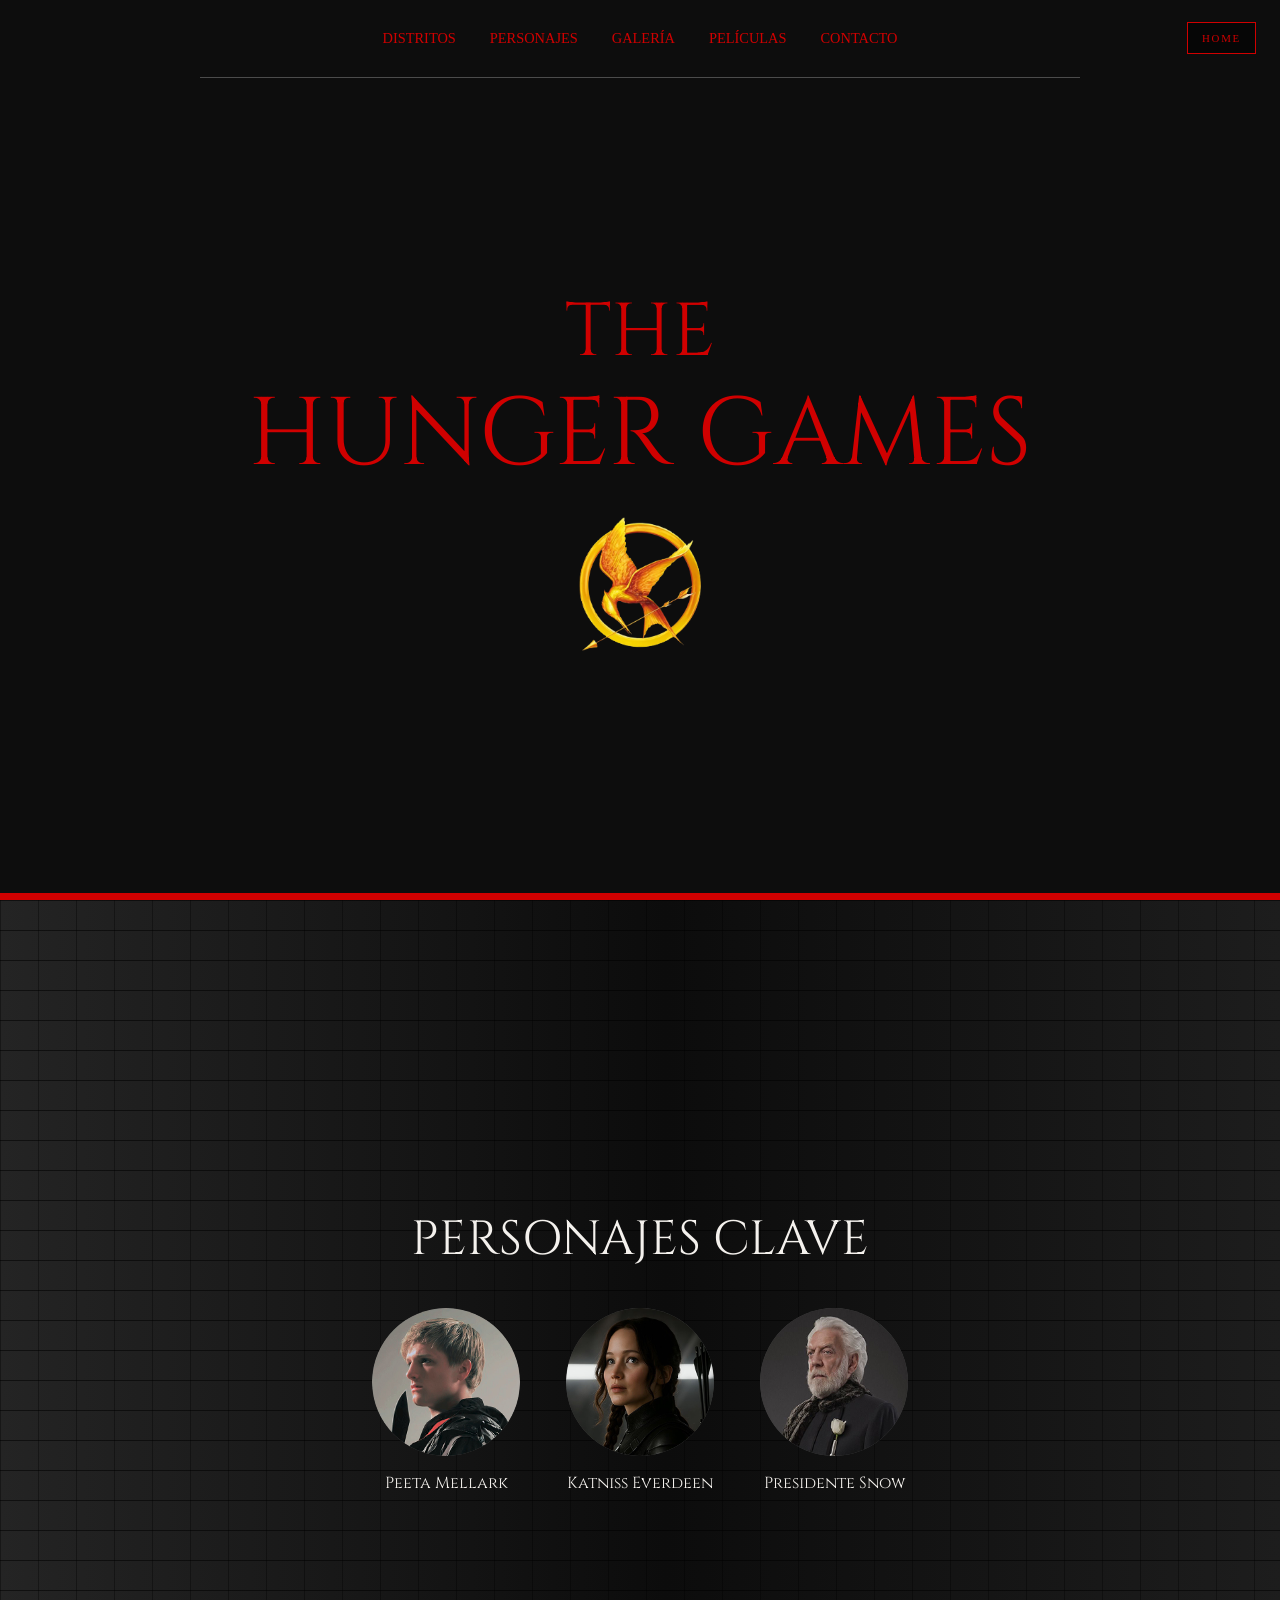
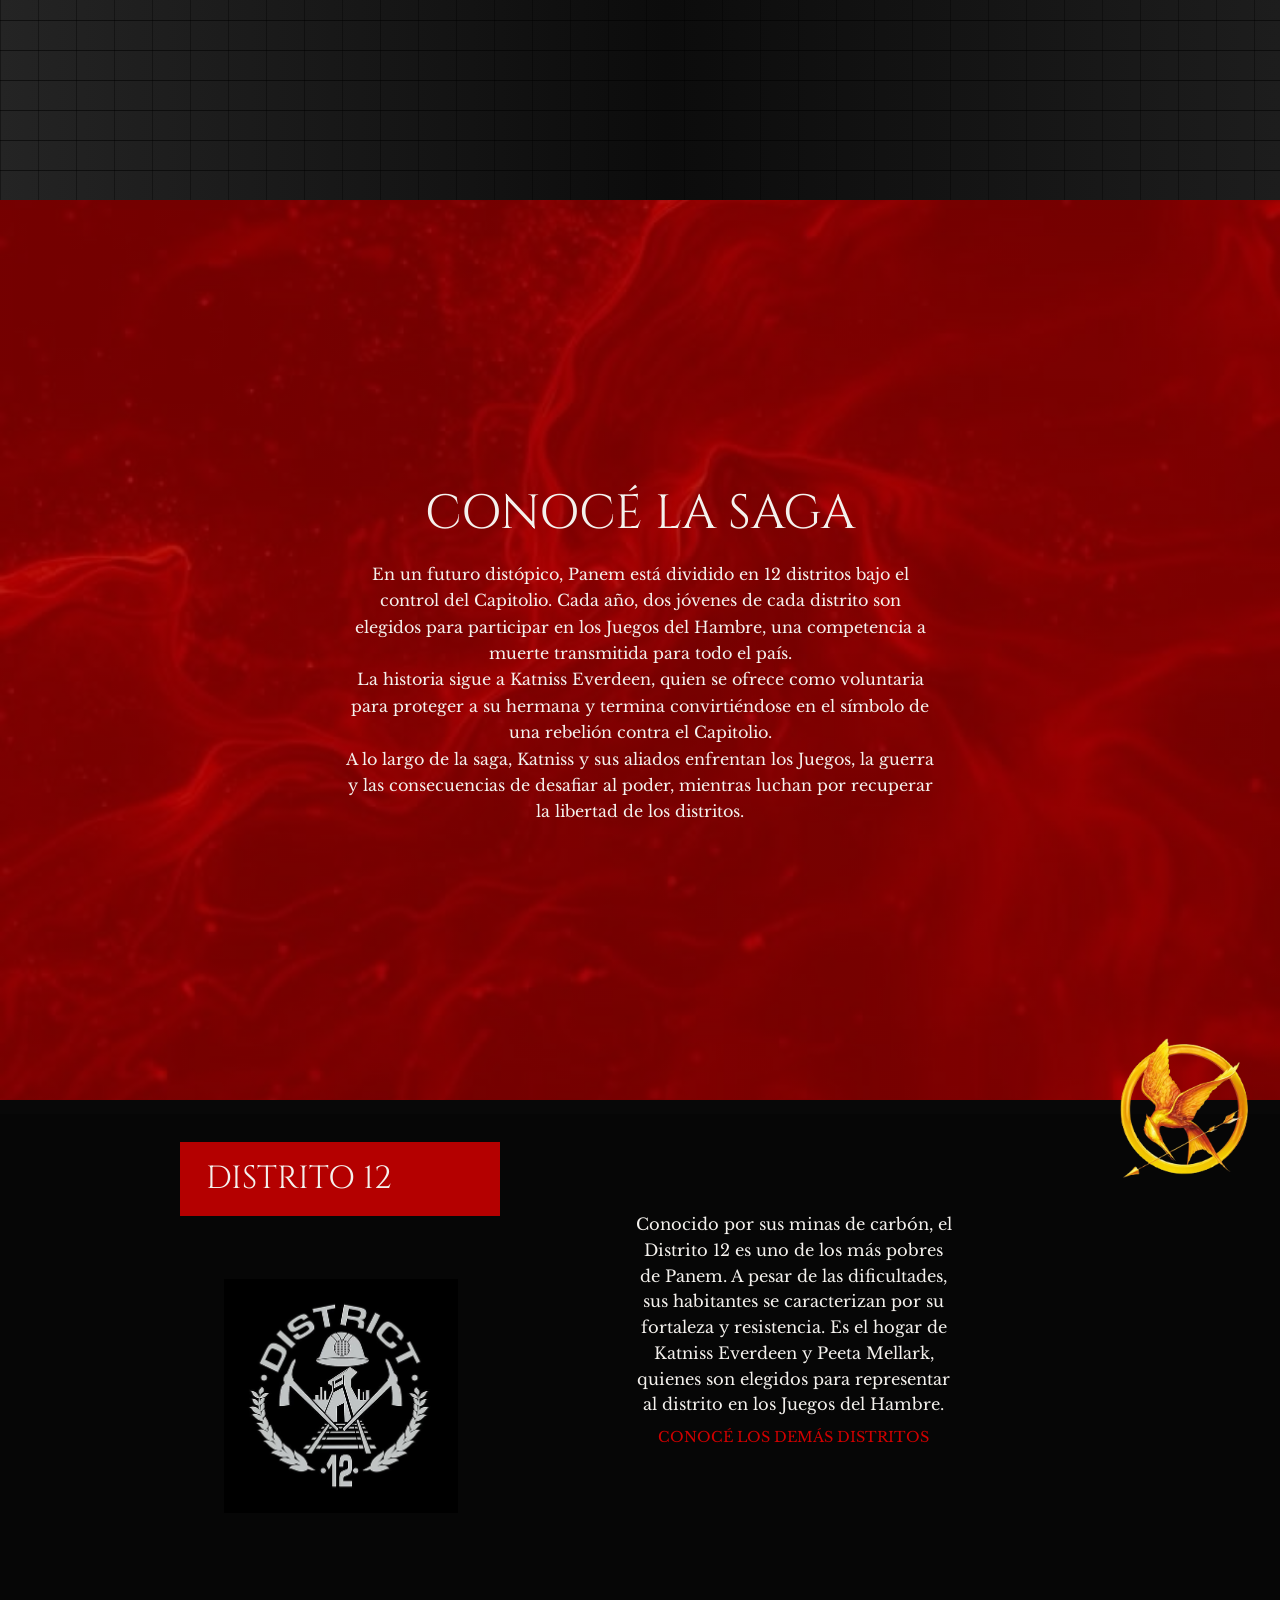
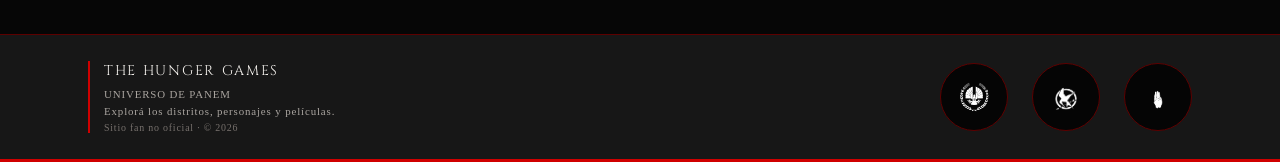
<file: index.html>
<!doctype html>
<html lang="es">
<head>
  <meta charset="utf-8">
  <meta name="viewport" content="width=device-width, initial-scale=1">
  <meta name="description" content="Sitio dedicado al universo de The Hunger Games.">
  <link rel="stylesheet" href="style.css">
  <script src="script.js" defer></script>
  <title>The Hunger Games</title>
</head>
<body>
  <a class="home-corner-link" href="#inicio">HOME</a>
  <header class="site-header">
    <nav class="main-navigation" aria-label="Navegación principal">
      <a class="site-logo" href="#inicio">The Hunger Games</a>
      <ul class="navigation-list">
        <li><a href="distritos.html">Distritos</a></li>
        <li><a href="personajes.html">Personajes</a></li>
        <li><a href="galeria.html">Galería</a></li>
        <li><a href="peliculas.html">Películas</a></li>
        <li><a href="contacto.html">Contacto</a></li>
      </ul>
    </nav>
  </header>

  <main>
    <section id="inicio" class="hero-section" aria-labelledby="hero-title">
      <div class="hero-content">
        <h1 id="hero-title"><span>THE</span><span>HUNGER GAMES</span></h1>
        <img class="mockingjay-symbol" src="images/sinsajo%20simbolo%20.png" alt="Símbolo del Sinsajo">
      </div>
    </section>

    <section id="personajes" class="characters-section" aria-labelledby="characters-title">
      <div class="section-heading">
        <h2 id="characters-title">PERSONAJES CLAVE</h2>
      </div>
      <div class="characters-list">
        <article class="character-card home-character-trigger" role="button" tabindex="0" aria-haspopup="dialog" aria-label="Ver información de Peeta Mellark" data-character-modal="home-peeta-modal">
          <img class="character-image" src="images/peeta.png" alt="Retrato de Peeta Mellark">
          <div class="character-information">
            <h3>Peeta Mellark</h3>
            <p>El tributo del Distrito 12 cuya empatía y valentía desafían las reglas de los Juegos.</p>
          </div>
        </article>
        <article class="character-card home-character-trigger" role="button" tabindex="0" aria-haspopup="dialog" aria-label="Ver información de Katniss Everdeen" data-character-modal="home-katniss-modal">
          <img class="character-image" src="images/katniss.png" alt="Retrato de Katniss Everdeen">
          <div class="character-information">
            <h3>Katniss Everdeen</h3>
            <p>Una arquera decidida que se convierte en el rostro de la resistencia contra el Capitolio.</p>
          </div>
        </article>
        <article class="character-card home-character-trigger" role="button" tabindex="0" aria-haspopup="dialog" aria-label="Ver información del Presidente Snow" data-character-modal="home-snow-modal">
          <img class="character-image" src="images/presidente.png" alt="Retrato del Presidente Snow">
          <div class="character-information">
            <h3>Presidente Snow</h3>
            <p>El líder del Capitolio, dispuesto a usar el miedo y el poder para conservar su dominio.</p>
          </div>
        </article>
      </div>
    </section>

    <section id="home-peeta-modal" class="home-character-modal" aria-hidden="true" aria-labelledby="home-peeta-title">
      <div class="home-character-modal-card" role="dialog" aria-modal="true" aria-describedby="home-peeta-description">
        <button class="home-character-modal-close" type="button" aria-label="Cerrar información de Peeta Mellark">×</button>
        <div class="home-character-modal-image-wrap"><img src="images/peeta%20mellark.jpeg" alt="Peeta Mellark"></div>
        <div class="home-character-modal-content">
          <p class="home-character-modal-eyebrow">DISTRITO 12</p>
          <h2 id="home-peeta-title">Peeta Mellark</h2>
          <div class="home-character-modal-rule"></div>
          <p id="home-peeta-description">Peeta Mellark es uno de los protagonistas de <em>Los Juegos del Hambre</em>. Es amable, inteligente y empático, y se destaca por su capacidad para mantener la esperanza incluso en situaciones difíciles. Su vínculo con Katniss es fundamental a lo largo de la historia.</p>
        </div>
      </div>
    </section>

    <section id="home-katniss-modal" class="home-character-modal" aria-hidden="true" aria-labelledby="home-katniss-title">
      <div class="home-character-modal-card" role="dialog" aria-modal="true" aria-describedby="home-katniss-description">
        <button class="home-character-modal-close" type="button" aria-label="Cerrar información de Katniss Everdeen">×</button>
        <div class="home-character-modal-image-wrap"><img src="images/katniss%20everdeen.jpeg?v=3" alt="Katniss Everdeen"></div>
        <div class="home-character-modal-content">
          <p class="home-character-modal-eyebrow">DISTRITO 12</p>
          <h2 id="home-katniss-title">Katniss Everdeen</h2>
          <div class="home-character-modal-rule"></div>
          <p id="home-katniss-description">Katniss Everdeen es la protagonista de <em>Los Juegos del Hambre</em>. Es valiente, independiente y protectora, especialmente con su familia. Su habilidad con el arco y su espíritu rebelde la convierten en un símbolo de esperanza y resistencia contra el Capitolio.</p>
        </div>
      </div>
    </section>

    <section id="home-snow-modal" class="home-character-modal" aria-hidden="true" aria-labelledby="home-snow-title">
      <div class="home-character-modal-card" role="dialog" aria-modal="true" aria-describedby="home-snow-description">
        <button class="home-character-modal-close" type="button" aria-label="Cerrar información del Presidente Snow">×</button>
        <div class="home-character-modal-image-wrap"><img src="images/presidente%20snow.jpeg" alt="Presidente Snow"></div>
        <div class="home-character-modal-content">
          <p class="home-character-modal-eyebrow">CAPITOLIO</p>
          <h2 id="home-snow-title">Presidente Snow</h2>
          <div class="home-character-modal-rule"></div>
          <p id="home-snow-description">El <strong>presidente Snow</strong> es el líder del Capitolio y el principal antagonista de la saga. Es manipulador, cruel y autoritario, y utiliza el miedo y el poder para mantener el control sobre los distritos.</p>
        </div>
      </div>
    </section>

    <section id="saga" class="saga-section" aria-labelledby="saga-title">
      <div class="saga-content">
        <h2 id="saga-title">CONOCÉ LA SAGA</h2>
        <p>En un futuro distópico, Panem está dividido en 12 distritos bajo el control del Capitolio. Cada año, dos jóvenes de cada distrito son elegidos para participar en los Juegos del Hambre, una competencia a muerte transmitida para todo el país.<br>La historia sigue a Katniss Everdeen, quien se ofrece como voluntaria para proteger a su hermana y termina convirtiéndose en el símbolo de una rebelión contra el Capitolio.<br>A lo largo de la saga, Katniss y sus aliados enfrentan los Juegos, la guerra y las consecuencias de desafiar al poder, mientras luchan por recuperar la libertad de los distritos.</p>
      </div>
      <img class="saga-mockingjay-symbol" src="images/sinsajo%20simbolo%20.png" alt="Símbolo decorativo del Sinsajo">
    </section>

    <section id="distrito-12" class="district-section" aria-labelledby="district-title">
      <div class="district-content">
        <div class="district-visual">
          <h2 id="district-title">DISTRITO 12</h2>
          <div class="district-symbol-placeholder">
          <img src="images/district.png" alt="Símbolo del Distrito 12">
          </div>
        </div>
        <div class="district-information">
          <p>Conocido por sus minas de carbón, el Distrito 12 es uno de los más pobres de Panem. A pesar de las dificultades, sus habitantes se caracterizan por su fortaleza y resistencia. Es el hogar de Katniss Everdeen y Peeta Mellark, quienes son elegidos para representar al distrito en los Juegos del Hambre.</p>
          <a class="district-link" href="distritos.html">Conocé los demás distritos</a>
        </div>
      </div>
    </section>
  </main>

  <footer id="contacto" class="site-footer">
    <div class="site-footer-content">
      <div class="site-footer-information"><p class="site-footer-brand">THE HUNGER GAMES</p><p>UNIVERSO DE PANEM</p><p>Explorá los distritos, personajes y películas.</p><p>Sitio fan no oficial · © 2026</p></div>
      <nav class="footer-navigation" aria-label="Enlaces del pie de página"><ul class="footer-links"><li><a href="#inicio" aria-label="Ir al inicio"><img src="images/simbolo%20capitolio%20negro.png" alt="Símbolo del Capitolio"></a></li><li><a href="personajes.html" aria-label="Ver personajes"><img src="images/sinsajo%20negro.png" alt="Símbolo del Sinsajo"></a></li><li><a href="galeria.html" aria-label="Ver galería"><img src="images/simbolo%20negro%20.png" alt="Símbolo de la galería"></a></li></ul></nav>
    </div>
  </footer>
</body>
</html>
</file>
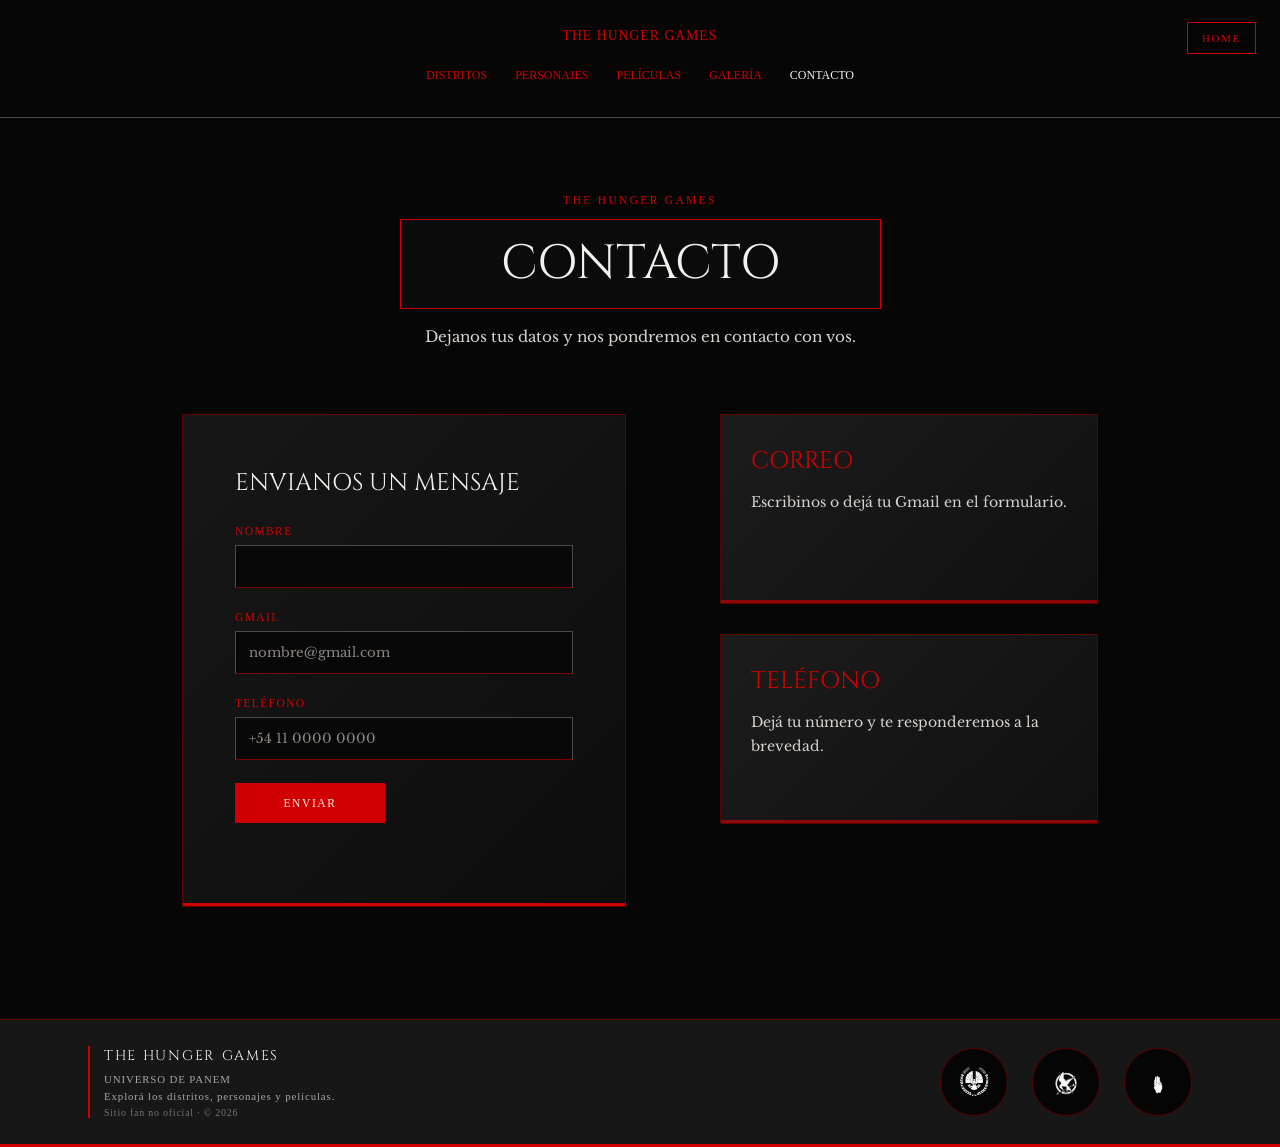
<file: contacto.html>
<!doctype html>
<html lang="es">
<head>
  <meta charset="utf-8">
  <meta name="viewport" content="width=device-width, initial-scale=1">
  <meta name="description" content="Contacto de The Hunger Games.">
  <link rel="stylesheet" href="style.css">
  <script src="script.js" defer></script>
  <title>The Hunger Games - Contacto</title>
</head>
<body class="contact-page">
  <a class="home-corner-link" href="index.html">HOME</a>
  <header class="districts-header">
    <a class="districts-home-link" href="index.html">THE HUNGER GAMES</a>
    <nav class="districts-navigation" aria-label="Navegación principal">
      <ul>
        <li><a href="distritos.html">Distritos</a></li>
        <li><a href="personajes.html">Personajes</a></li>
        <li><a href="peliculas.html">Películas</a></li>
        <li><a href="galeria.html">Galería</a></li>
        <li><a class="is-active" href="#contacto">Contacto</a></li>
      </ul>
    </nav>
  </header>

  <main id="contacto" class="contact-main">
    <section class="contact-heading" aria-labelledby="contact-title">
      <p>THE HUNGER GAMES</p>
      <h1 id="contact-title">CONTACTO</h1>
      <p>Dejanos tus datos y nos pondremos en contacto con vos.</p>
    </section>

    <section class="contact-layout" aria-label="Formulario e información de contacto">
      <form class="contact-form">
        <h2>ENVIANOS UN MENSAJE</h2>
        <label for="contact-name">Nombre</label>
        <input id="contact-name" name="name" type="text" autocomplete="name" required>
        <label for="contact-email">Gmail</label>
        <input id="contact-email" name="email" type="email" autocomplete="email" placeholder="nombre@gmail.com" required>
        <label for="contact-phone">Teléfono</label>
        <input id="contact-phone" name="phone" type="tel" autocomplete="tel" placeholder="+54 11 0000 0000">
        <button type="submit">ENVIAR</button>
        <p class="contact-form-status" aria-live="polite"></p>
      </form>

      <aside class="contact-info" aria-label="Información adicional">
        <section class="contact-info-card">
          <h2>CORREO</h2>
          <p>Escribinos o dejá tu Gmail en el formulario.</p>
        </section>
        <section class="contact-info-card">
          <h2>TELÉFONO</h2>
          <p>Dejá tu número y te responderemos a la brevedad.</p>
        </section>
      </aside>
    </section>
  </main>

  <footer class="site-footer">
    <div class="site-footer-content">
      <div class="site-footer-information"><p class="site-footer-brand">THE HUNGER GAMES</p><p>UNIVERSO DE PANEM</p><p>Explorá los distritos, personajes y películas.</p><p>Sitio fan no oficial · © 2026</p></div>
      <nav class="footer-navigation" aria-label="Enlaces del pie de página"><ul class="footer-links"><li><a href="index.html" aria-label="Ir al inicio"><img src="images/simbolo%20capitolio%20negro.png" alt="Símbolo del Capitolio"></a></li><li><a href="personajes.html" aria-label="Ver personajes"><img src="images/sinsajo%20negro.png" alt="Símbolo del Sinsajo"></a></li><li><a href="galeria.html" aria-label="Ver galería"><img src="images/simbolo%20negro%20.png" alt="Símbolo de la galería"></a></li></ul></nav>
    </div>
  </footer>
</body>
</html>
</file>
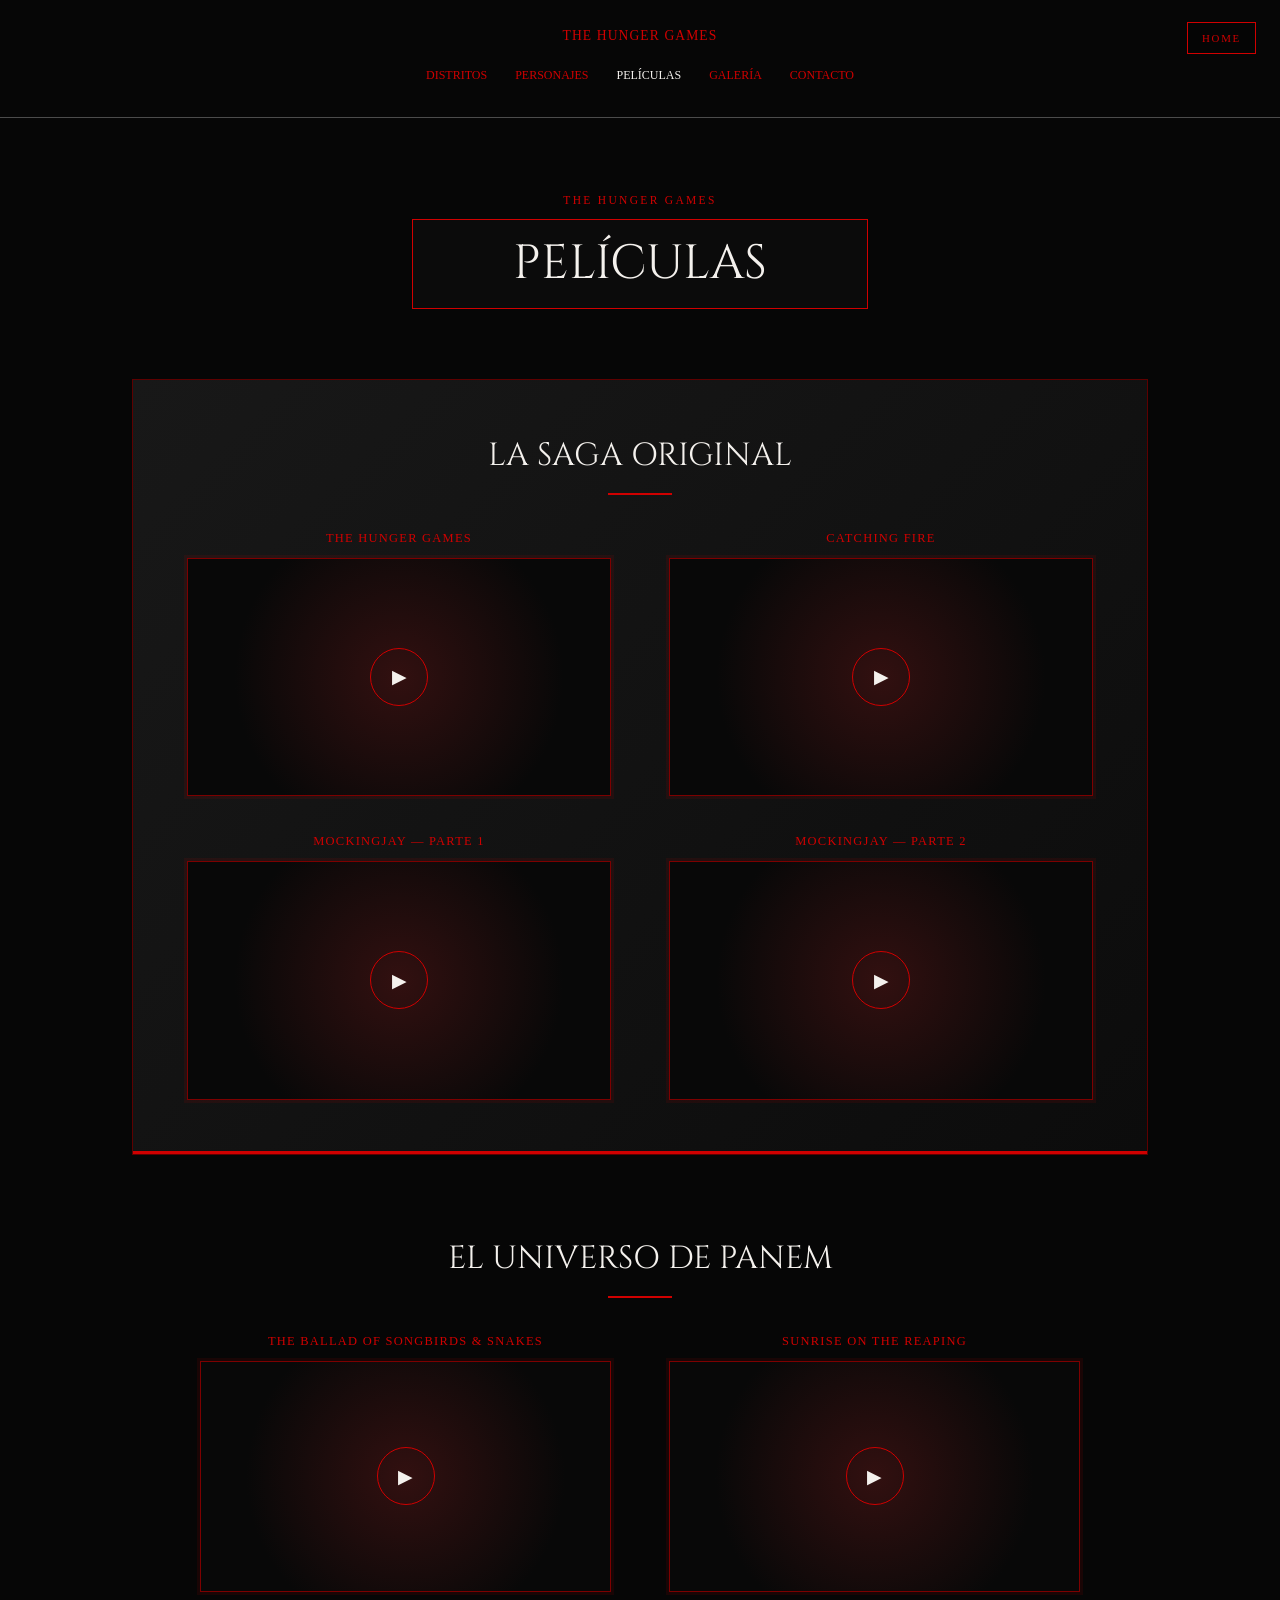
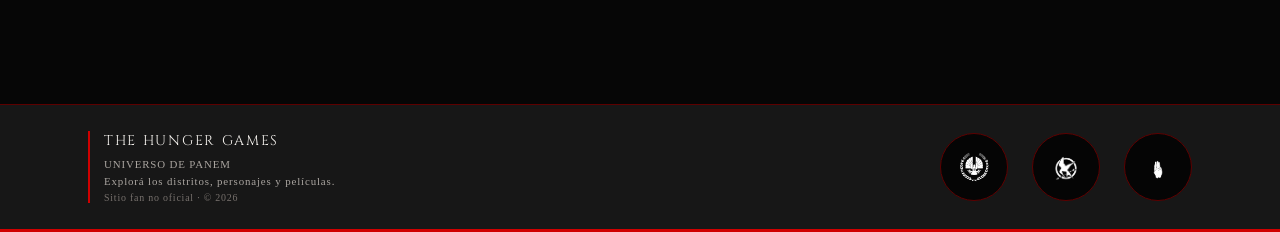
<file: peliculas.html>
<!doctype html>
<html lang="es">
<head>
  <meta charset="utf-8">
  <meta name="viewport" content="width=device-width, initial-scale=1">
  <meta name="description" content="Trailers de las películas de The Hunger Games.">
  <link rel="stylesheet" href="style.css">
  <script src="script.js" defer></script>
  <title>The Hunger Games - Películas</title>
</head>
<body class="movies-page">
  <a class="home-corner-link" href="index.html">HOME</a>
  <header class="districts-header">
    <a class="districts-home-link" href="index.html">THE HUNGER GAMES</a>
    <nav class="districts-navigation" aria-label="Navegación principal">
      <ul>
        <li><a href="distritos.html">Distritos</a></li>
        <li><a href="personajes.html">Personajes</a></li>
        <li><a class="is-active" href="#peliculas">Películas</a></li>
        <li><a href="galeria.html">Galería</a></li>
        <li><a href="contacto.html">Contacto</a></li>
      </ul>
    </nav>
  </header>

  <main id="peliculas" class="movies-main">
    <section class="movies-heading" aria-labelledby="movies-title">
      <p>THE HUNGER GAMES</p>
      <h1 id="movies-title">PELÍCULAS</h1>
    </section>

    <section class="movies-saga" aria-labelledby="saga-trailers-title">
      <h2 id="saga-trailers-title">LA SAGA ORIGINAL</h2>
      <div class="movies-grid movies-grid-saga">
        <button class="trailer-card movie-trailer-trigger" type="button" data-trailer-id="mfmrPu43DF8" data-trailer-title="The Hunger Games"><span class="trailer-title">The Hunger Games</span><span class="trailer-frame" aria-hidden="true"><span>▶</span></span></button>
        <button class="trailer-card movie-trailer-trigger" type="button" data-trailer-id="joPveEKnxaw" data-trailer-title="Catching Fire"><span class="trailer-title">Catching Fire</span><span class="trailer-frame" aria-hidden="true"><span>▶</span></span></button>
        <button class="trailer-card movie-trailer-trigger" type="button" data-trailer-id="3PkkHsuMrho" data-trailer-title="Mockingjay — Parte 1"><span class="trailer-title">Mockingjay — Parte 1</span><span class="trailer-frame" aria-hidden="true"><span>▶</span></span></button>
        <button class="trailer-card movie-trailer-trigger" type="button" data-trailer-id="n-7K_OjsDCQ" data-trailer-title="Mockingjay — Parte 2"><span class="trailer-title">Mockingjay — Parte 2</span><span class="trailer-frame" aria-hidden="true"><span>▶</span></span></button>
      </div>
    </section>

    <section class="movies-expanded" aria-labelledby="expanded-trailers-title">
      <h2 id="expanded-trailers-title">EL UNIVERSO DE PANEM</h2>
      <div class="movies-grid movies-grid-expanded">
        <button class="trailer-card movie-trailer-trigger" type="button" data-trailer-id="RDE6Uz73A7g" data-trailer-title="The Ballad of Songbirds &amp; Snakes"><span class="trailer-title">The Ballad of Songbirds &amp; Snakes</span><span class="trailer-frame" aria-hidden="true"><span>▶</span></span></button>
        <button class="trailer-card movie-trailer-trigger" type="button" data-trailer-id="fS35YSjopjE" data-trailer-title="Sunrise on the Reaping"><span class="trailer-title">Sunrise on the Reaping</span><span class="trailer-frame" aria-hidden="true"><span>▶</span></span></button>
      </div>
    </section>

    <section class="movie-modal" aria-hidden="true" aria-labelledby="movie-modal-title">
      <div class="movie-modal-card" role="dialog" aria-modal="true">
        <button class="movie-modal-close" type="button" aria-label="Cerrar trailer">×</button>
        <h2 id="movie-modal-title"></h2>
        <div class="movie-modal-frame"><iframe src="" title="" allow="accelerometer; autoplay; clipboard-write; encrypted-media; gyroscope; picture-in-picture; web-share" allowfullscreen></iframe></div>
      </div>
    </section>
  </main>

  <footer class="site-footer">
    <div class="site-footer-content">
      <div class="site-footer-information"><p class="site-footer-brand">THE HUNGER GAMES</p><p>UNIVERSO DE PANEM</p><p>Explorá los distritos, personajes y películas.</p><p>Sitio fan no oficial · © 2026</p></div>
      <nav class="footer-navigation" aria-label="Enlaces del pie de página"><ul class="footer-links"><li><a href="index.html" aria-label="Ir al inicio"><img src="images/simbolo%20capitolio%20negro.png" alt="Símbolo del Capitolio"></a></li><li><a href="personajes.html" aria-label="Ver personajes"><img src="images/sinsajo%20negro.png" alt="Símbolo del Sinsajo"></a></li><li><a href="galeria.html" aria-label="Ver galería"><img src="images/simbolo%20negro%20.png" alt="Símbolo de la galería"></a></li></ul></nav>
    </div>
  </footer>
</body>
</html>
</file>
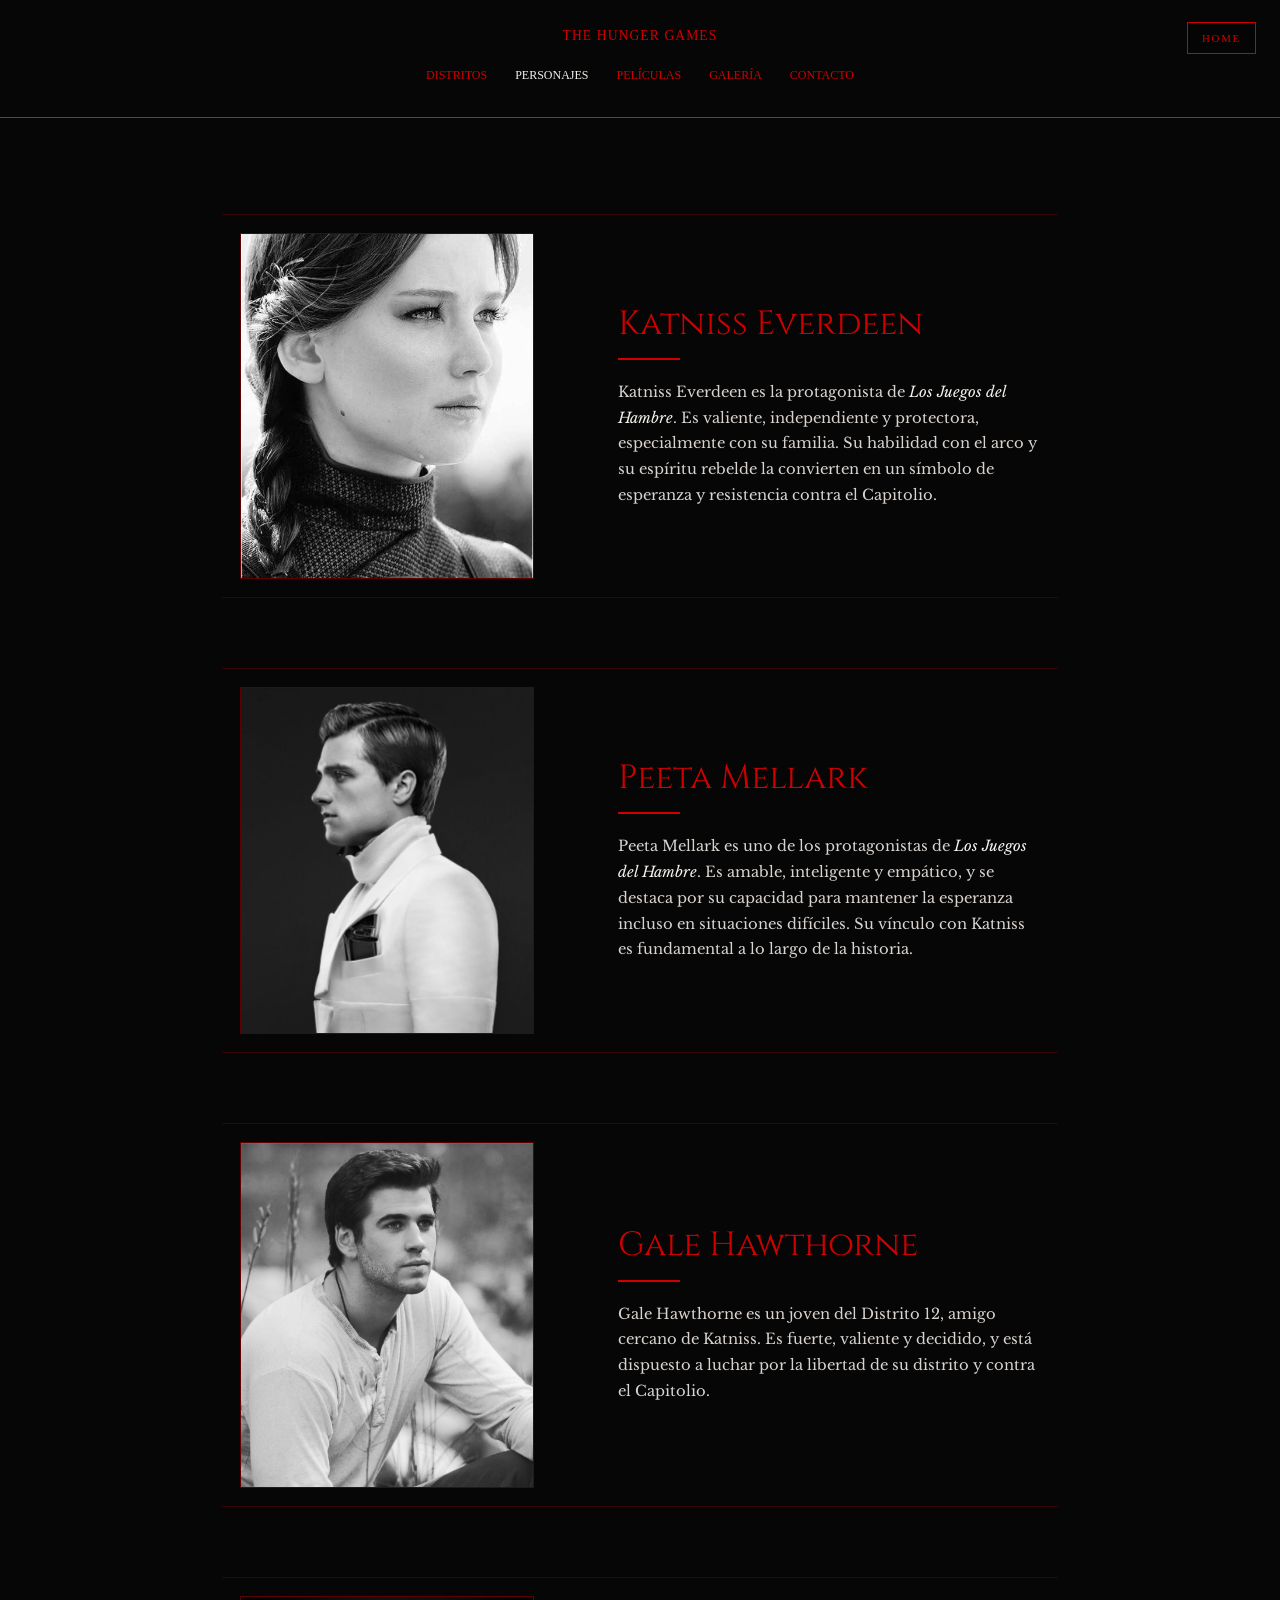
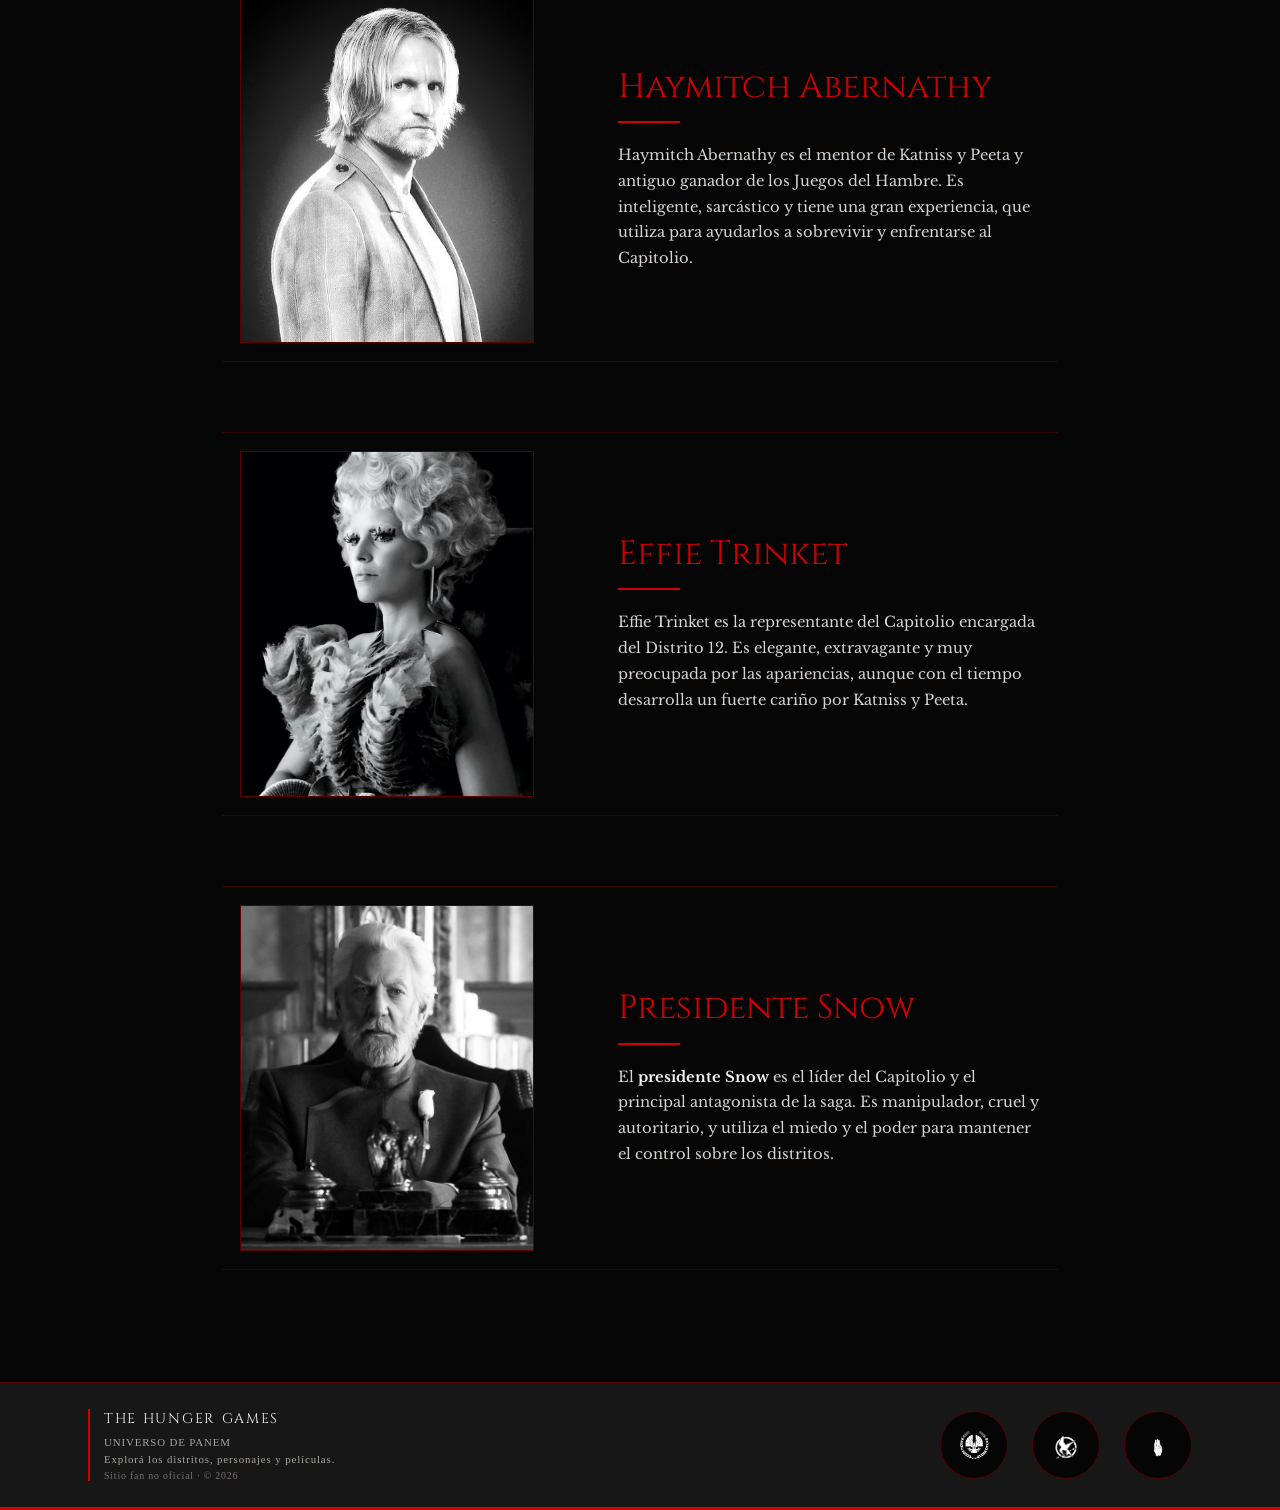
<file: personajes.html>
<!doctype html>
<html lang="es">
<head>
  <meta charset="utf-8">
  <meta name="viewport" content="width=device-width, initial-scale=1">
  <meta name="description" content="Personajes de The Hunger Games.">
  <link rel="stylesheet" href="style.css">
  <script src="script.js" defer></script>
  <title>The Hunger Games - Personajes</title>
</head>
<body class="characters-page">
  <a class="home-corner-link" href="index.html">HOME</a>
  <header class="districts-header">
    <a class="districts-home-link" href="index.html">THE HUNGER GAMES</a>
    <nav class="districts-navigation" aria-label="Navegación principal">
      <ul>
        <li><a href="distritos.html">Distritos</a></li>
        <li><a class="is-active" href="#personajes">Personajes</a></li>
        <li><a href="peliculas.html">Películas</a></li>
        <li><a href="galeria.html">Galería</a></li>
        <li><a href="contacto.html">Contacto</a></li>
      </ul>
    </nav>
  </header>

  <main id="personajes" class="characters-main">
    <h1 class="visually-hidden">Personajes</h1>
    <section class="character-placeholders" aria-label="Próximos personajes">
      <article class="character-placeholder"><div class="character-placeholder-image"><img src="images/katniss%20everdeen.jpeg?v=3" alt="Katniss Everdeen"></div><div class="character-profile-copy"><h2>Katniss Everdeen</h2><div class="character-profile-rule"></div><p>Katniss Everdeen es la protagonista de <em>Los Juegos del Hambre</em>. Es valiente, independiente y protectora, especialmente con su familia. Su habilidad con el arco y su espíritu rebelde la convierten en un símbolo de esperanza y resistencia contra el Capitolio.</p></div></article>
      <article class="character-placeholder"><div class="character-placeholder-image"><img src="images/peeta%20mellark.jpeg" alt="Peeta Mellark"></div><div class="character-profile-copy"><h2>Peeta Mellark</h2><div class="character-profile-rule"></div><p>Peeta Mellark es uno de los protagonistas de <em>Los Juegos del Hambre</em>. Es amable, inteligente y empático, y se destaca por su capacidad para mantener la esperanza incluso en situaciones difíciles. Su vínculo con Katniss es fundamental a lo largo de la historia.</p></div></article>
      <article class="character-placeholder"><div class="character-placeholder-image"><img src="images/gale%20hawthorne.jpg" alt="Gale Hawthorne"></div><div class="character-profile-copy"><h2>Gale Hawthorne</h2><div class="character-profile-rule"></div><p>Gale Hawthorne es un joven del Distrito 12, amigo cercano de Katniss. Es fuerte, valiente y decidido, y está dispuesto a luchar por la libertad de su distrito y contra el Capitolio.</p></div></article>
      <article class="character-placeholder"><div class="character-placeholder-image"><img src="images/haymitch%20abernathy.jpg" alt="Haymitch Abernathy"></div><div class="character-profile-copy"><h2>Haymitch Abernathy</h2><div class="character-profile-rule"></div><p>Haymitch Abernathy es el mentor de Katniss y Peeta y antiguo ganador de los Juegos del Hambre. Es inteligente, sarcástico y tiene una gran experiencia, que utiliza para ayudarlos a sobrevivir y enfrentarse al Capitolio.</p></div></article>
      <article class="character-placeholder"><div class="character-placeholder-image"><img src="images/effie%20trinket.jpeg" alt="Effie Trinket"></div><div class="character-profile-copy"><h2>Effie Trinket</h2><div class="character-profile-rule"></div><p>Effie Trinket es la representante del Capitolio encargada del Distrito 12. Es elegante, extravagante y muy preocupada por las apariencias, aunque con el tiempo desarrolla un fuerte cariño por Katniss y Peeta.</p></div></article>
      <article class="character-placeholder"><div class="character-placeholder-image"><img src="images/presidente%20snow.jpeg" alt="Presidente Snow"></div><div class="character-profile-copy"><h2>Presidente Snow</h2><div class="character-profile-rule"></div><p>El <strong>presidente Snow</strong> es el líder del Capitolio y el principal antagonista de la saga. Es manipulador, cruel y autoritario, y utiliza el miedo y el poder para mantener el control sobre los distritos.</p></div></article>
    </section>
  </main>

  <footer class="site-footer">
    <div class="site-footer-content">
      <div class="site-footer-information"><p class="site-footer-brand">THE HUNGER GAMES</p><p>UNIVERSO DE PANEM</p><p>Explorá los distritos, personajes y películas.</p><p>Sitio fan no oficial · © 2026</p></div>
      <nav class="footer-navigation" aria-label="Enlaces del pie de página"><ul class="footer-links"><li><a href="index.html" aria-label="Ir al inicio"><img src="images/simbolo%20capitolio%20negro.png" alt="Símbolo del Capitolio"></a></li><li><a href="personajes.html" aria-label="Ver personajes"><img src="images/sinsajo%20negro.png" alt="Símbolo del Sinsajo"></a></li><li><a href="galeria.html" aria-label="Ver galería"><img src="images/simbolo%20negro%20.png" alt="Símbolo de la galería"></a></li></ul></nav>
    </div>
  </footer>
</body>
</html>
</file>
<file: style.css>
@import url('https://fonts.googleapis.com/css2?family=Cinzel:wght@400;600;700&family=Libre+Baskerville:wght@400;700&display=swap');

:root {
	--black: #0d0d0d;
	--deep-black: #060606;
	--red: #b40000;
	--bright-red: #d00000;
	--white: #f4f1ed;
	--muted-white: #d8d3cf;
}

* {
	box-sizing: border-box;
}

html {
	scroll-behavior: smooth;
}

body {
	margin: 0;
	background: var(--deep-black);
	color: var(--white);
	font-family: 'Libre Baskerville', Georgia, serif;
}

a {
	color: inherit;
	text-decoration: none;
}

.site-header {
	position: absolute;
	top: 0;
	left: 0;
	z-index: 2;
	width: 100%;
}

.main-navigation {
	display: flex;
	align-items: center;
	justify-content: center;
	max-width: 880px;
	min-height: 78px;
	margin: 0 auto;
	padding: 0 28px;
	border-bottom: 1px solid #4b4b4b;
	font-family: Georgia, serif;
	font-size: 0.9rem;
	text-transform: uppercase;
}

.site-logo {
	position: absolute;
	width: 1px;
	height: 1px;
	overflow: hidden;
	clip: rect(0 0 0 0);
	white-space: nowrap;
}

.navigation-list,
.footer-links {
	display: flex;
	align-items: center;
	justify-content: center;
	gap: 34px;
	margin: 0;
	padding: 0;
	list-style: none;
}

.navigation-list a {
	color: var(--bright-red);
	transition: color 180ms ease;
}

.navigation-list a:hover,
.navigation-list a:focus-visible {
	color: var(--white);
}

.hero-section {
	display: grid;
	min-height: 100vh;
	place-items: center;
	padding: 110px 24px 48px;
	background: var(--black);
	border-bottom: 7px solid var(--bright-red);
}

.hero-content {
	display: flex;
	flex-direction: column;
	align-items: center;
	gap: 8px;
	width: 100%;
}

h1,
h2,
h3,
p {
	margin-top: 0;
}

h1,
h2,
h3 {
	font-family: 'Cinzel', Georgia, serif;
	font-weight: 400;
}

h1 {
	max-width: 820px;
	margin-bottom: 0;
	color: var(--bright-red);
	font-size: clamp(3.4rem, 8vw, 6rem);
	line-height: 1.2;
	text-align: center;
}

h1 span {
	display: block;
}

h1 span:first-child {
	font-size: 0.78em;
}

.mockingjay-symbol {
	display: block;
	width: 122px;
	height: 165px;
	margin-top: 0;
	border-radius: 28px;
	color: transparent;
	font-size: 0;
	text-indent: -9999px;
	object-fit: contain;
}

.characters-section {
	display: grid;
	min-height: 100vh;
	align-content: center;
	padding: 100px 28px 80px;
	background-color: #111;
	background-image: linear-gradient(90deg, rgba(0, 0, 0, 0.35) 1px, transparent 1px), linear-gradient(rgba(0, 0, 0, 0.55) 1px, transparent 1px), linear-gradient(90deg, #242424, #0c0c0c 52%, #1d1d1d);
	background-size: 38px 100%, 100% 30px, 100% 100%;
}

.section-heading {
	text-align: center;
}

.section-heading h2,
.saga-section h2,
.district-section h2 {
	margin-bottom: 28px;
	font-size: clamp(1.8rem, 4vw, 3rem);
	line-height: 1.2;
}

.characters-list {
	display: grid;
	grid-template-columns: repeat(3, minmax(0, 1fr));
	gap: 28px;
	max-width: 850px;
	margin: 0 auto;
}

.character-card {
	min-width: 0;
	padding: 10px 8px 14px;
	border: 1px solid transparent;
	text-align: center;
	transition: border-color 180ms ease, background-color 180ms ease, transform 180ms ease;
}

.character-card:hover,
.character-card:focus-within,
.character-card:active {
	border-color: var(--bright-red);
	background-color: rgba(0, 0, 0, 0.35);
	transform: translateY(-5px);
}

.character-image {
	display: block;
	width: 148px;
	height: 148px;
	margin: 0 auto 16px;
	border-radius: 50%;
	background: #3f3f3f;
	color: transparent;
	font-size: 0;
	text-indent: -9999px;
	object-fit: cover;
	transition: box-shadow 180ms ease, filter 180ms ease;
}

.character-card:hover .character-image,
.character-card:focus-within .character-image,
.character-card:active .character-image {
	box-shadow: 0 0 0 3px var(--bright-red);
	filter: brightness(1.15);
}

.character-information h3 {
	margin-bottom: 0;
	font-size: 1rem;
	white-space: nowrap;
	transition: color 180ms ease;
}

.character-card:hover .character-information h3,
.character-card:focus-within .character-information h3,
.character-card:active .character-information h3 {
	color: var(--bright-red);
}

.home-character-trigger {
	cursor: pointer;
}

.character-information p {
	display: none;
}

.home-character-modal {
	position: fixed;
	inset: 0;
	z-index: 10;
	display: grid;
	place-items: center;
	padding: 32px;
	background: rgba(0, 0, 0, 0.78);
	opacity: 0;
	pointer-events: none;
	transition: opacity 200ms ease;
}

.home-character-modal.is-open {
	opacity: 1;
	pointer-events: auto;
}

.home-character-modal-card {
	position: relative;
	display: grid;
	grid-template-columns: minmax(230px, 0.9fr) minmax(270px, 1.1fr);
	width: min(880px, 100%);
	max-height: min(650px, calc(100vh - 64px));
	overflow: auto;
	background: #0b0b0b;
	border: 1px solid var(--bright-red);
	box-shadow: 0 0 0 6px rgba(180, 0, 0, 0.16), 0 26px 70px rgba(0, 0, 0, 0.72);
	transform: translateY(12px);
	transition: transform 200ms ease;
}

.home-character-modal.is-open .home-character-modal-card {
	transform: translateY(0);
}

.home-character-modal-image-wrap {
	min-height: 410px;
	border-right: 1px solid #5d0000;
}

.home-character-modal-image-wrap img {
	display: block;
	width: 100%;
	height: 100%;
	object-fit: cover;
}

.home-character-modal-content {
	display: flex;
	flex-direction: column;
	justify-content: center;
	padding: clamp(34px, 6vw, 68px);
}

.home-character-modal-eyebrow {
	margin-bottom: 13px;
	color: var(--bright-red);
	font-family: Georgia, serif;
	font-size: 0.72rem;
	letter-spacing: 0.2em;
}

.home-character-modal-content h2 {
	margin-bottom: 18px;
	font-size: clamp(1.7rem, 3vw, 2.5rem);
}

.home-character-modal-rule {
	width: 72px;
	height: 2px;
	margin-bottom: 22px;
	background: var(--bright-red);
}

.home-character-modal-content > p:last-child {
	margin: 0;
	color: var(--muted-white);
	font-size: 0.94rem;
	line-height: 1.75;
}

.home-character-modal-content em,
.home-character-modal-content strong {
	color: var(--white);
}

.home-character-modal-close {
	position: absolute;
	top: 12px;
	right: 14px;
	z-index: 1;
	width: 36px;
	height: 36px;
	padding: 0;
	border: 1px solid transparent;
	background: rgba(0, 0, 0, 0.58);
	color: var(--white);
	font-size: 1.8rem;
	line-height: 1;
	cursor: pointer;
	transition: border-color 180ms ease, color 180ms ease;
}

.home-character-modal-close:hover,
.home-character-modal-close:focus-visible {
	border-color: var(--bright-red);
	color: var(--bright-red);
}

.saga-section {
	position: relative;
	display: grid;
	min-height: 100vh;
	place-items: center;
	overflow: visible;
	z-index: 2;
	padding: 100px 24px 90px;
	background-color: var(--red);
	background-image: linear-gradient(rgba(161, 0, 0, 0.72), rgba(161, 0, 0, 0.72)), url('images/fuego 2.jpeg');
	background-size: cover;
	background-position: center;
	background-repeat: no-repeat;
}

.saga-fire {
	position: absolute;
	top: 0;
	z-index: 0;
	width: 27%;
	height: 100%;
	min-height: 100%;
	opacity: 0.55;
	object-fit: cover;
	object-position: center;
	pointer-events: none;
}

.saga-fire-left {
	left: 0;
}

.saga-fire-right {
	right: 0;
	transform: scaleX(-1);
}

.saga-content {
	position: relative;
	z-index: 1;
	max-width: 590px;
	text-align: center;
}

.saga-section h2 {
	margin-bottom: 18px;
}

.saga-section p,
.district-section p {
	margin-bottom: 0;
	font-size: 1rem;
	line-height: 1.65;
}

.saga-mockingjay-symbol {
	position: absolute;
	right: 2%;
	bottom: -78px;
	z-index: 3;
	width: 140px;
	height: 140px;
	color: transparent;
	font-size: 0;
	text-indent: -9999px;
	object-fit: contain;
}

.district-section {
	min-height: 520px;
	padding: 0 28px;
	background: var(--deep-black);
	border-top: 14px solid #080808;
}

.district-content {
	display: grid;
	grid-template-columns: minmax(280px, 0.95fr) minmax(320px, 1.05fr);
	align-items: start;
	gap: 32px;
	max-width: 920px;
	min-height: 520px;
	margin: 0 auto;
}

.district-visual {
	display: flex;
	flex-direction: column;
	align-items: flex-start;
	justify-content: flex-start;
	padding-top: 28px;
}

.district-symbol-placeholder {
	display: grid;
	place-items: center;
	align-self: center;
	min-height: 360px;
}

.district-symbol-placeholder img {
	width: min(250px, 90%);
	height: 260px;
	transform: translateX(-50px);
	color: transparent;
	font-size: 0;
	text-indent: -9999px;
	object-fit: contain;
}

.district-information h2 {
	display: block;
	width: fit-content;
	margin: 0 0 12px 0;
	padding: 11px 46px 11px 28px;
	background: var(--red);
	font-size: 2rem;
}

.district-visual h2 {
	display: block;
	width: 320px;
	max-width: 100%;
	margin: 0;
	padding: 18px 26px;
	background: var(--red);
	font-size: 2rem;
	line-height: 1.2;
}

.district-information {
	max-width: 320px;
	padding-top: 98px;
	text-align: center;
}

.district-information p {
	font-size: 1.02rem;
	line-height: 1.58;
}

.district-link {
	display: inline-block;
	margin-top: 10px;
	color: var(--bright-red);
	font-size: 0.9rem;
	text-transform: uppercase;
}

.district-link:hover,
.district-link:focus-visible {
	color: var(--white);
}

.site-footer {
	min-height: 275px;
	padding: 36px 48px;
	background: #4b4b4b;
}

.footer-links {
	justify-content: space-between;
	gap: 0;
	width: 100%;
	max-width: 1200px;
	margin: 0 auto;
}

.footer-links a {
	display: grid;
	width: 200px;
	height: 200px;
	place-items: center;
	filter: grayscale(1) brightness(0.2);
	transition: filter 180ms ease;
}

.footer-links a:hover,
.footer-links a:focus-visible {
	filter: grayscale(1) brightness(0.05);
}

.footer-links img {
	width: 100%;
	height: 100%;
	color: transparent;
	font-size: 0;
	text-indent: -9999px;
	object-fit: contain;
}

.footer-links li:nth-child(2) a,
.footer-links li:nth-child(3) a {
	width: 200px;
	height: 200px;
}

.footer-links li:nth-child(2) img {
	transform: scale(1.3);
}

.footer-links li:nth-child(3) img {
	transform: scale(1.45);
}

@media (max-width: 600px) {
	.main-navigation {
	min-height: 61px;
	padding: 0 14px;
	font-size: 0.58rem;
	}

	.navigation-list {
	gap: 16px;
	}

	.hero-section {
	min-height: 100svh;
	padding-top: 88px;
	}

	h1 {
	max-width: 380px;
		font-size: clamp(2.8rem, 11vw, 4.4rem);
	}

	.characters-section {
	min-height: 100svh;
	padding: 90px 14px 70px;
	}

	.characters-list {
	gap: 8px;
	}

	.character-image {
	width: 102px;
	max-width: 100%;
		height: 102px;
	}

	.character-information h3 {
		font-size: 0.75rem;
	}

	.home-character-modal {
		padding: 18px;
	}

	.home-character-modal-card {
		grid-template-columns: 1fr;
		max-height: calc(100vh - 36px);
	}

	.home-character-modal-image-wrap {
		min-height: 240px;
		height: 34vh;
		border-right: 0;
		border-bottom: 1px solid #5d0000;
	}

	.home-character-modal-content {
		padding: 28px 30px 34px;
	}

	.saga-section {
	min-height: 100svh;
		padding-right: 30px;
		padding-left: 30px;
	}

	.saga-section p,
	.district-section p {
		font-size: 0.85rem;
		line-height: 1.55;
	}

	.district-section {
	min-height: 520px;
		padding: 0 14px;
	}

	.district-content {
		grid-template-columns: 0.9fr 1.1fr;
		gap: 12px;
		min-height: 520px;
	}

	.district-information {
		max-width: 100%;
		padding-top: 80px;
	}

	.district-information p {
		font-size: 0.78rem;
		line-height: 1.58;
	}

	.district-symbol-placeholder img {
		width: 100%;
		height: 245px;
		transform: translateX(-24px);
	}

	.district-visual h2 {
		width: 100%;
		padding: 16px 12px;
		font-size: 1.35rem;
	}

	.district-information h2 {
		padding-left: 14px;
		font-size: 1.5rem;
	}

	.footer-links {
		gap: 12px;
		max-width: 100%;
		padding: 0;
	}

	.footer-links a {
		width: 90px;
		height: 90px;
	}

	.footer-links li:nth-child(2) a,
	.footer-links li:nth-child(3) a {
		width: 104px;
		height: 104px;
	}

	.footer-links li:nth-child(3) a {
		width: 120px;
		height: 120px;
	}

	.footer-links li:nth-child(2) img {
		transform: scale(1.25);
	}

	.footer-links li:nth-child(3) img {
		transform: scale(1.35);
	}
}

/* Districts page */
.districts-page {
	min-height: 100vh;
	background: var(--deep-black);
	color: var(--white);
}

.districts-header {
	position: relative;
	z-index: 2;
	display: flex;
	flex-direction: column;
	align-items: center;
	gap: 24px;
	padding: 28px 14px 34px;
	border-bottom: 1px solid #4b4b4b;
}

.districts-home-link {
	color: var(--bright-red);
	font-family: Georgia, serif;
	font-size: 0.85rem;
	text-transform: uppercase;
	letter-spacing: 0.08em;
}

.districts-navigation ul,
.districts-footer ul {
	display: flex;
	align-items: center;
	justify-content: center;
	gap: 28px;
	margin: 0;
	padding: 0;
	list-style: none;
}

.districts-navigation a {
	display: block;
	color: var(--bright-red);
	font-family: Georgia, serif;
	font-size: 0.75rem;
	text-transform: uppercase;
	transition: color 180ms ease;
}

.districts-navigation a:hover,
.districts-navigation a:focus-visible,
.districts-navigation a.is-active {
	color: var(--white);
}

.districts-main {
	max-width: 1080px;
	margin: 0 auto;
	padding: 0 32px 80px;
}

.districts-intro {
	position: relative;
	display: flex;
	align-items: center;
	min-height: 430px;
	margin-bottom: 84px;
	padding: 76px;
	background: #020202;
	border-bottom: 6px solid var(--bright-red);
	overflow: hidden;
}

.districts-intro::after {
	position: absolute;
	top: 50%;
	right: -120px;
	width: 420px;
	height: 420px;
	content: '';
	border: 1px solid rgba(208, 0, 0, 0.3);
	border-radius: 50%;
	transform: translateY(-50%);
}

.districts-intro-content {
	position: relative;
	z-index: 1;
	max-width: 570px;
}

.districts-eyebrow {
	margin-bottom: 18px;
	color: var(--bright-red);
	font-family: Georgia, serif;
	font-size: 0.8rem;
	letter-spacing: 0.24em;
	text-transform: uppercase;
}

.districts-intro h1 {
	margin-bottom: 18px;
	color: var(--white);
	font-size: clamp(3rem, 8vw, 6rem);
	line-height: 1;
	text-align: left;
}

.districts-intro-content > p:last-child {
	max-width: 500px;
	color: var(--muted-white);
	font-size: 1rem;
	line-height: 1.7;
}

.districts-grid {
	display: grid;
	grid-template-columns: repeat(2, minmax(0, 1fr));
	gap: 44px 58px;
}

.district-placeholder {
	position: relative;
	aspect-ratio: 1;
	min-height: 0;
	overflow: hidden;
	background: #171717;
	border: 1px solid #5d0000;
	cursor: pointer;
	transition: border-color 180ms ease, box-shadow 180ms ease, transform 180ms ease;
}

.district-placeholder::before {
	position: absolute;
	top: 50%;
	left: 50%;
	width: 32px;
	height: 1px;
	content: '';
	background: var(--bright-red);
	transform: translate(-50%, -50%);
}

.district-placeholder::after {
	position: absolute;
	top: 50%;
	left: 50%;
	width: 1px;
	height: 32px;
	content: '';
	background: var(--bright-red);
	transform: translate(-50%, -50%);
}

.district-placeholder.is-filled::before,
.district-placeholder.is-filled::after {
	display: none;
}

.district-image {
	display: block;
	width: 100%;
	height: 100%;
	object-fit: cover;
}

#distrito-5 {
	overflow: hidden;
}

#distrito-5 .district-image {
	transform: scale(1.18);
}

#distrito-8 {
	overflow: hidden;
}

#distrito-8 .district-image {
	transform: scale(1.7);
}

#distrito-9 {
	overflow: hidden;
}

#distrito-9 .district-image {
	transform: scale(1.1);
}

#distrito-12 {
	overflow: hidden;
}

#distrito-12 .district-image {
	transform: scale(1.6);
}

.district-placeholder span {
	position: absolute;
	right: 18px;
	bottom: 14px;
	color: var(--bright-red);
	font-family: Georgia, serif;
	font-size: 0.75rem;
	letter-spacing: 0.12em;
}

.district-placeholder:hover,
.district-placeholder:focus-visible {
	border-color: var(--bright-red);
	box-shadow: inset 0 0 0 2px var(--bright-red), 0 0 24px rgba(208, 0, 0, 0.2);
}

.district-modal {
	position: fixed;
	inset: 0;
	z-index: 10;
	display: grid;
	place-items: center;
	padding: 32px;
	background: rgba(0, 0, 0, 0.78);
	opacity: 0;
	pointer-events: none;
	transition: opacity 200ms ease;
}

.district-modal.is-open {
	opacity: 1;
	pointer-events: auto;
}

.district-modal-card {
	position: relative;
	display: grid;
	grid-template-columns: minmax(230px, 0.9fr) minmax(270px, 1.1fr);
	width: min(920px, 100%);
	max-height: min(680px, calc(100vh - 64px));
	overflow: auto;
	background: #0b0b0b;
	border: 1px solid var(--bright-red);
	box-shadow: 0 0 0 6px rgba(180, 0, 0, 0.16), 0 26px 70px rgba(0, 0, 0, 0.72);
	transform: translateY(12px);
	transition: transform 200ms ease;
}

.district-modal.is-open .district-modal-card {
	transform: translateY(0);
}

.district-modal-image-wrap {
	min-height: 420px;
	background: #171717;
	border-right: 1px solid #5d0000;
}

.district-modal-image {
	display: block;
	width: 100%;
	height: 100%;
	object-fit: cover;
}

.district-modal-content {
	display: flex;
	flex-direction: column;
	justify-content: center;
	padding: clamp(34px, 6vw, 70px);
}

.district-modal-eyebrow,
.district-modal-number {
	margin-bottom: 12px;
	color: var(--bright-red);
	font-family: Georgia, serif;
	font-size: 0.72rem;
	letter-spacing: 0.22em;
}

.district-modal-number {
	margin-bottom: 8px;
	font-size: clamp(2.5rem, 6vw, 4.8rem);
	line-height: 1;
}

.district-modal-content h2 {
	margin-bottom: 18px;
	color: var(--white);
	font-size: clamp(1.6rem, 3vw, 2.5rem);
}

.district-modal-rule {
	width: 74px;
	height: 2px;
	margin-bottom: 22px;
	background: var(--bright-red);
}

.district-modal-content > p:last-child {
	margin: 0;
	color: var(--muted-white);
	font-size: 0.94rem;
	line-height: 1.75;
}

.district-modal-content strong {
	color: var(--white);
}

.district-modal-close {
	position: absolute;
	top: 12px;
	right: 14px;
	z-index: 1;
	width: 36px;
	height: 36px;
	padding: 0;
	border: 1px solid transparent;
	background: rgba(0, 0, 0, 0.58);
	color: var(--white);
	font-size: 1.8rem;
	line-height: 1;
	cursor: pointer;
	transition: border-color 180ms ease, color 180ms ease;
}

.district-modal-close:hover,
.district-modal-close:focus-visible {
	border-color: var(--bright-red);
	color: var(--bright-red);
}

.districts-feature {
	display: flex;
	flex-direction: column;
	align-items: center;
	justify-content: center;
	min-height: 220px;
	gap: 18px;
}

.districts-feature h2 {
	margin: 0;
	color: var(--white);
	font-family: 'Cinzel', Georgia, serif;
	font-size: clamp(1.4rem, 3vw, 2.4rem);
	font-weight: 400;
	text-align: center;
}

.districts-feature-line {
	width: min(70%, 430px);
	height: 2px;
	background: var(--bright-red);
}

/* Characters page */
.characters-page {
	min-height: 100vh;
	background: var(--deep-black);
	color: var(--white);
}

/* Reutilizar .home-corner-link en cada página para volver al inicio. */
.home-corner-link {
	position: fixed;
	top: 22px;
	right: 24px;
	z-index: 4;
	padding: 9px 14px;
	border: 1px solid var(--bright-red);
	background: rgba(6, 6, 6, 0.88);
	color: var(--bright-red);
	font-family: Georgia, serif;
	font-size: 0.68rem;
	letter-spacing: 0.16em;
	transition: background-color 180ms ease, color 180ms ease, box-shadow 180ms ease;
}

.home-corner-link:hover,
.home-corner-link:focus-visible {
	background: var(--bright-red);
	color: var(--white);
	box-shadow: 0 0 16px rgba(208, 0, 0, 0.35);
}

.visually-hidden {
	position: absolute;
	width: 1px;
	height: 1px;
	overflow: hidden;
	clip: rect(0 0 0 0);
	clip-path: inset(50%);
	white-space: nowrap;
}

.characters-main {
	max-width: 900px;
	margin: 0 auto;
	padding: 96px 32px 112px;
}

.character-placeholders {
	display: grid;
	gap: 70px;
}

.character-placeholder {
	display: grid;
	grid-template-columns: minmax(210px, 0.82fr) minmax(270px, 1.18fr);
	align-items: center;
	gap: clamp(34px, 7vw, 84px);
	min-height: 250px;
	padding: 18px;
	border-top: 1px solid rgba(180, 0, 0, 0.28);
	border-bottom: 1px solid rgba(180, 0, 0, 0.28);
}

.character-placeholder-image {
	aspect-ratio: 1 / 1.18;
	background: linear-gradient(135deg, #1c1c1c, #0f0f0f);
	border: 1px solid #5d0000;
	box-shadow: inset 0 -3px 0 var(--bright-red);
	overflow: hidden;
}

.character-placeholder-image img {
	display: block;
	width: 100%;
	height: 100%;
	object-fit: cover;
}

.character-placeholder-lines {
	display: grid;
	gap: 15px;
}

.character-placeholder-lines i {
	display: block;
	height: 1px;
	background: linear-gradient(90deg, var(--bright-red), rgba(208, 0, 0, 0.22));
}

.character-placeholder-lines i:nth-child(3n) {
	width: 76%;
}

.character-placeholder-lines i:nth-child(4n) {
	width: 91%;
}

.character-profile-copy h2 {
	margin-bottom: 14px;
	color: var(--bright-red);
	font-size: clamp(1.45rem, 3vw, 2.1rem);
	line-height: 1.2;
}

.character-profile-rule {
	width: 62px;
	height: 2px;
	margin-bottom: 20px;
	background: var(--bright-red);
}

.character-profile-copy p {
	margin: 0;
	color: var(--muted-white);
	font-size: 0.92rem;
	line-height: 1.75;
}

.character-profile-copy em,
.character-profile-copy strong {
	color: var(--white);
}

/* Gallery page */
.gallery-page {
	min-height: 100vh;
	background: var(--deep-black);
	color: var(--white);
}

.gallery-main {
	max-width: 900px;
	margin: 0 auto;
	padding: 76px 32px 112px;
}

.gallery-heading {
	margin-bottom: 76px;
	text-align: center;
}

.gallery-heading p {
	margin-bottom: 13px;
	color: var(--bright-red);
	font-family: Georgia, serif;
	font-size: 0.72rem;
	letter-spacing: 0.2em;
}

.gallery-heading h1 {
	display: inline-block;
	margin: 0;
	padding: 15px clamp(42px, 10vw, 100px);
	border: 1px solid var(--bright-red);
	background: #0b0b0b;
	color: var(--white);
	font-size: clamp(1.8rem, 4vw, 3rem);
}

.gallery-grid {
	display: grid;
	grid-template-columns: repeat(2, minmax(0, 1fr));
	gap: 46px clamp(30px, 7vw, 76px);
}

.gallery-carousel-viewport {
	overflow: hidden;
}

.gallery-carousel-track {
	display: flex;
	transition: transform 420ms ease;
	transform: translateX(calc(var(--gallery-page, 0) * -100%));
}

.gallery-page-grid {
	flex: 0 0 100%;
	min-width: 0;
}

.gallery-pagination {
	display: flex;
	align-items: center;
	justify-content: center;
	gap: 22px;
	margin-top: 56px;
}

.gallery-pagination button {
	width: 44px;
	height: 40px;
	border: 1px solid #7d0000;
	background: #101010;
	color: var(--bright-red);
	font-size: 1.4rem;
	cursor: pointer;
	transition: border-color 180ms ease, background-color 180ms ease, color 180ms ease;
}

.gallery-pagination button:hover:not(:disabled),
.gallery-pagination button:focus-visible:not(:disabled) {
	border-color: var(--bright-red);
	background: var(--bright-red);
	color: var(--white);
}

.gallery-pagination button:disabled {
	border-color: #2b2b2b;
	color: #4b4b4b;
	cursor: default;
}

.gallery-page-indicator {
	min-width: 44px;
	color: var(--muted-white);
	font-family: Georgia, serif;
	font-size: 0.75rem;
	text-align: center;
}

.gallery-placeholder {
	position: relative;
	aspect-ratio: 1;
	background: linear-gradient(135deg, #1b1b1b, #101010);
	border: 1px solid #5d0000;
	box-shadow: inset 0 -3px 0 var(--bright-red);
	transition: border-color 180ms ease, box-shadow 180ms ease;
}

.gallery-placeholder::before,
.gallery-placeholder::after {
	position: absolute;
	top: 50%;
	left: 50%;
	content: '';
	background: rgba(208, 0, 0, 0.42);
	transform: translate(-50%, -50%);
}

.gallery-placeholder::before {
	width: 42px;
	height: 1px;
}

.gallery-placeholder::after {
	width: 1px;
	height: 42px;
}

.gallery-placeholder.is-filled::before,
.gallery-placeholder.is-filled::after {
	display: none;
}

.gallery-placeholder img {
	display: block;
	width: 100%;
	height: 100%;
	object-fit: cover;
}

.gallery-placeholder:hover {
	border-color: var(--bright-red);
	box-shadow: inset 0 -3px 0 var(--bright-red), 0 0 24px rgba(208, 0, 0, 0.16);
}

.gallery-placeholder.is-filled {
	cursor: pointer;
}

.gallery-modal {
	position: fixed;
	inset: 0;
	z-index: 10;
	display: grid;
	place-items: center;
	padding: 32px;
	background: rgba(0, 0, 0, 0.82);
	opacity: 0;
	pointer-events: none;
	transition: opacity 200ms ease;
}

.gallery-modal.is-open {
	opacity: 1;
	pointer-events: auto;
}

.gallery-modal-card {
	position: relative;
	width: min(1080px, 100%);
	max-height: calc(100vh - 64px);
	padding: 18px;
	overflow: auto;
	border: 1px solid var(--bright-red);
	background: #090909;
	box-shadow: 0 0 0 6px rgba(180, 0, 0, 0.16), 0 26px 70px rgba(0, 0, 0, 0.72);
	transform: translateY(12px);
	transition: transform 200ms ease;
}

.gallery-modal.is-open .gallery-modal-card {
	transform: translateY(0);
}

.gallery-modal-image-wrap {
	display: grid;
	height: min(70vh, 680px);
	place-items: center;
	background: #020202;
	border: 1px solid #3d0000;
}

.gallery-modal-image {
	display: block;
	max-width: 100%;
	max-height: 100%;
	object-fit: contain;
}

.gallery-modal-actions {
	display: flex;
	flex-wrap: wrap;
	justify-content: center;
	gap: 12px;
	padding: 18px 0 4px;
}

.gallery-modal-actions a,
.gallery-modal-actions button {
	padding: 10px 15px;
	border: 1px solid #7d0000;
	background: #121212;
	color: var(--muted-white);
	font-family: Georgia, serif;
	font-size: 0.72rem;
	letter-spacing: 0.08em;
	cursor: pointer;
	transition: border-color 180ms ease, background-color 180ms ease, color 180ms ease;
}

.gallery-modal-actions a:hover,
.gallery-modal-actions a:focus-visible,
.gallery-modal-actions button:hover,
.gallery-modal-actions button:focus-visible,
.gallery-modal-favorite[aria-pressed='true'] {
	border-color: var(--bright-red);
	background: var(--bright-red);
	color: var(--white);
}

.gallery-modal-status {
	min-height: 1.2em;
	margin: 6px 0 0;
	color: var(--muted-white);
	font-size: 0.75rem;
	text-align: center;
}

.gallery-modal-close {
	position: absolute;
	top: 27px;
	right: 27px;
	z-index: 1;
	width: 36px;
	height: 36px;
	padding: 0;
	border: 1px solid #7d0000;
	background: rgba(0, 0, 0, 0.7);
	color: var(--white);
	font-size: 1.8rem;
	line-height: 1;
	cursor: pointer;
}

.gallery-modal-close:hover,
.gallery-modal-close:focus-visible {
	border-color: var(--bright-red);
	color: var(--bright-red);
}

/* Contact page */
.contact-page {
	min-height: 100vh;
	background: var(--deep-black);
	color: var(--white);
}

.contact-main {
	max-width: 980px;
	margin: 0 auto;
	padding: 76px 32px 112px;
}

.contact-heading {
	margin-bottom: 68px;
	text-align: center;
}

.contact-heading p:first-child {
	margin-bottom: 13px;
	color: var(--bright-red);
	font-family: Georgia, serif;
	font-size: 0.72rem;
	letter-spacing: 0.2em;
}

.contact-heading h1 {
	display: inline-block;
	margin-bottom: 18px;
	padding: 15px clamp(42px, 10vw, 100px);
	border: 1px solid var(--bright-red);
	background: #0b0b0b;
	color: var(--white);
	font-size: clamp(1.8rem, 4vw, 3rem);
}

.contact-heading p:last-child {
	margin: 0;
	color: var(--muted-white);
	font-size: 0.95rem;
}

.contact-layout {
	display: grid;
	grid-template-columns: minmax(280px, 1.08fr) minmax(220px, 0.92fr);
	align-items: start;
	gap: clamp(38px, 8vw, 94px);
}

.contact-form {
	display: grid;
	padding: clamp(28px, 5vw, 52px);
	border: 1px solid #5d0000;
	background: linear-gradient(135deg, #171717, #0d0d0d);
	box-shadow: inset 0 -3px 0 var(--bright-red);
}

.contact-form h2,
.contact-info-card h2 {
	margin-bottom: 26px;
	color: var(--white);
	font-size: clamp(1.1rem, 2.4vw, 1.5rem);
}

.contact-form label {
	margin-bottom: 8px;
	color: var(--bright-red);
	font-family: Georgia, serif;
	font-size: 0.72rem;
	letter-spacing: 0.12em;
	text-transform: uppercase;
}

.contact-form input {
	width: 100%;
	margin-bottom: 23px;
	padding: 12px 13px;
	border: 1px solid #4b4b4b;
	border-bottom-color: #7d0000;
	border-radius: 0;
	outline: 0;
	background: #080808;
	color: var(--white);
	font-family: 'Libre Baskerville', Georgia, serif;
}

.contact-form input::placeholder {
	color: #8d8783;
}

.contact-form input:focus {
	border-color: var(--bright-red);
	box-shadow: 0 0 0 2px rgba(208, 0, 0, 0.16);
}

.contact-form button {
	justify-self: start;
	min-width: 150px;
	padding: 13px 20px;
	border: 1px solid var(--bright-red);
	background: var(--bright-red);
	color: var(--white);
	font-family: Georgia, serif;
	font-size: 0.72rem;
	letter-spacing: 0.14em;
	cursor: pointer;
	transition: background-color 180ms ease, color 180ms ease;
}

.contact-form button:hover,
.contact-form button:focus-visible {
	background: #0b0b0b;
	color: var(--bright-red);
}

.contact-form-status {
	min-height: 1.2em;
	margin: 16px 0 0;
	color: var(--muted-white);
	font-size: 0.78rem;
}

.contact-info {
	display: grid;
	gap: 30px;
}

.contact-info-card {
	min-height: 190px;
	padding: 30px;
	border: 1px solid #5d0000;
	background: linear-gradient(135deg, #1c1c1c, #101010);
	box-shadow: inset 0 -3px 0 rgba(208, 0, 0, 0.65);
}

.contact-info-card h2 {
	margin-bottom: 14px;
	color: var(--bright-red);
}

.contact-info-card p {
	margin: 0;
	color: var(--muted-white);
	font-size: 0.88rem;
	line-height: 1.7;
}

/* Movies page */
.movies-page {
	min-height: 100vh;
	background: var(--deep-black);
	color: var(--white);
}

.movies-main {
	max-width: 1080px;
	margin: 0 auto;
	padding: 76px 32px 112px;
}

.movies-heading {
	margin-bottom: 70px;
	text-align: center;
}

.movies-heading p {
	margin-bottom: 13px;
	color: var(--bright-red);
	font-family: Georgia, serif;
	font-size: 0.72rem;
	letter-spacing: 0.2em;
}

.movies-heading h1 {
	display: inline-block;
	margin: 0;
	padding: 15px clamp(42px, 10vw, 100px);
	border: 1px solid var(--bright-red);
	background: #0b0b0b;
	color: var(--white);
	font-size: clamp(1.8rem, 4vw, 3rem);
}

.movies-saga {
	padding: clamp(26px, 5vw, 54px);
	border: 1px solid #5d0000;
	background: linear-gradient(135deg, #181818, #0c0c0c);
	box-shadow: inset 0 -3px 0 var(--bright-red);
}

.movies-saga > h2,
.movies-expanded > h2 {
	margin-bottom: 36px;
	color: var(--white);
	font-size: clamp(1.3rem, 2.8vw, 2rem);
	text-align: center;
}

.movies-saga > h2::after,
.movies-expanded > h2::after {
	display: block;
	width: 64px;
	height: 2px;
	margin: 16px auto 0;
	content: '';
	background: var(--bright-red);
}

.movies-grid {
	display: grid;
	gap: 38px clamp(28px, 5vw, 58px);
}

.movies-grid-saga {
	grid-template-columns: repeat(2, minmax(0, 1fr));
}

.movies-expanded {
	margin-top: 82px;
}

.movies-grid-expanded {
	grid-template-columns: repeat(2, minmax(0, 1fr));
	max-width: 880px;
	margin: 0 auto;
}

.trailer-card {
	min-width: 0;
	padding: 0;
	border: 0;
	background: transparent;
	text-align: inherit;
}

.movie-trailer-trigger {
	cursor: pointer;
}

.trailer-title {
	display: block;
	margin-bottom: 12px;
	color: var(--bright-red);
	font-family: Georgia, serif;
	font-size: 0.78rem;
	font-weight: 400;
	letter-spacing: 0.1em;
	text-align: center;
	text-transform: uppercase;
}

.trailer-frame {
	display: grid;
	aspect-ratio: 16 / 9;
	place-items: center;
	overflow: hidden;
	border: 1px solid #7d0000;
	background: radial-gradient(circle, #321010, #080808 68%);
	box-shadow: 0 0 0 3px rgba(180, 0, 0, 0.11);
	transition: border-color 180ms ease, box-shadow 180ms ease, background-color 180ms ease;
}

.trailer-frame span {
	display: grid;
	width: 58px;
	height: 58px;
	place-items: center;
	border: 1px solid var(--bright-red);
	border-radius: 50%;
	color: var(--white);
	font-size: 1.2rem;
	transition: background-color 180ms ease, transform 180ms ease;
}

.movie-trailer-trigger:hover .trailer-frame,
.movie-trailer-trigger:focus-visible .trailer-frame {
	border-color: var(--bright-red);
	box-shadow: 0 0 0 3px rgba(180, 0, 0, 0.19), 0 0 22px rgba(208, 0, 0, 0.15);
}

.movie-trailer-trigger:hover .trailer-frame span,
.movie-trailer-trigger:focus-visible .trailer-frame span {
	background: var(--bright-red);
	transform: scale(1.08);
}

.movie-modal {
	position: fixed;
	inset: 0;
	z-index: 10;
	display: grid;
	place-items: center;
	padding: 32px;
	background: rgba(0, 0, 0, 0.82);
	opacity: 0;
	pointer-events: none;
	transition: opacity 200ms ease;
}

.movie-modal.is-open {
	opacity: 1;
	pointer-events: auto;
}

.movie-modal-card {
	position: relative;
	width: min(1000px, 100%);
	padding: 26px;
	border: 1px solid var(--bright-red);
	background: #090909;
	box-shadow: 0 0 0 6px rgba(180, 0, 0, 0.16), 0 26px 70px rgba(0, 0, 0, 0.72);
	transform: translateY(12px);
	transition: transform 200ms ease;
}

.movie-modal.is-open .movie-modal-card {
	transform: translateY(0);
}

.movie-modal-card h2 {
	margin: 0 46px 18px 0;
	color: var(--white);
	font-size: clamp(1.15rem, 2.5vw, 1.8rem);
}

.movie-modal-frame {
	aspect-ratio: 16 / 9;
	background: #020202;
	border: 1px solid #3d0000;
}

.movie-modal-frame iframe {
	display: block;
	width: 100%;
	height: 100%;
	border: 0;
}

.movie-modal-close {
	position: absolute;
	top: 18px;
	right: 18px;
	width: 36px;
	height: 36px;
	padding: 0;
	border: 1px solid #7d0000;
	background: #080808;
	color: var(--white);
	font-size: 1.8rem;
	line-height: 1;
	cursor: pointer;
}

.movie-modal-close:hover,
.movie-modal-close:focus-visible {
	border-color: var(--bright-red);
	color: var(--bright-red);
}

/* Shared footer */
.site-footer {
	min-height: 0;
	padding: 0;
	border-top: 1px solid #5d0000;
	border-bottom: 3px solid var(--bright-red);
	background: #171717;
}

.site-footer-content {
	display: flex;
	align-items: center;
	justify-content: space-between;
	gap: 42px;
	max-width: 1200px;
	margin: 0 auto;
	padding: 26px 48px;
}

.site-footer-information {
	max-width: 390px;
	padding-left: 14px;
	border-left: 2px solid var(--bright-red);
}

.site-footer-information p {
	margin: 0 0 5px;
	color: #aaa5a0;
	font-family: Georgia, serif;
	font-size: 0.68rem;
	letter-spacing: 0.08em;
}

.site-footer-information .site-footer-brand {
	margin-bottom: 8px;
	color: var(--white);
	font-family: 'Cinzel', Georgia, serif;
	font-size: 0.88rem;
	letter-spacing: 0.12em;
}

.site-footer-information p:last-child {
	margin-bottom: 0;
	color: #77716d;
	font-size: 0.62rem;
}

.footer-navigation {
	flex: 0 0 auto;
}

.site-footer .footer-links {
	justify-content: flex-end;
	gap: 24px;
	width: auto;
	max-width: none;
	margin: 0;
	padding: 0;
}

.site-footer .footer-links a,
.site-footer .footer-links li:nth-child(2) a,
.site-footer .footer-links li:nth-child(3) a {
	display: grid;
	width: 68px;
	height: 68px;
	place-items: center;
	border: 1px solid #5d0000;
	border-radius: 50%;
	background: #050505;
	filter: none;
	transition: border-color 180ms ease, background-color 180ms ease, box-shadow 180ms ease;
}

.site-footer .footer-links a:hover,
.site-footer .footer-links a:focus-visible {
	border-color: var(--bright-red);
	background: #1a0000;
	box-shadow: 0 0 16px rgba(208, 0, 0, 0.25);
	filter: none;
}

.site-footer .footer-links img,
.site-footer .footer-links li:nth-child(2) img,
.site-footer .footer-links li:nth-child(3) img {
	width: 42px;
	height: 42px;
	object-fit: contain;
	filter: grayscale(1) brightness(0) invert(1);
	transform: none;
}

@media (max-width: 600px) {
	.districts-header {
		gap: 18px;
		padding: 24px 10px 28px;
	}

	.districts-home-link {
		font-size: 0.7rem;
	}

	.districts-navigation ul {
		gap: 14px;
	}

	.districts-navigation a {
		font-size: 0.58rem;
	}

	.districts-main {
		padding-right: 16px;
		padding-left: 16px;
	}

	.districts-intro {
		min-height: 360px;
		margin-bottom: 52px;
		padding: 34px 24px;
	}

	.districts-intro h1 {
		font-size: clamp(2.8rem, 15vw, 4.2rem);
	}

	.districts-grid {
		gap: 22px 18px;
	}

	.district-placeholder span {
		right: 10px;
		bottom: 8px;
		font-size: 0.6rem;
	}

	.districts-feature {
		min-height: 170px;
	}

	.characters-main {
		padding: 60px 22px 76px;
	}

	.gallery-main {
		padding: 58px 22px 76px;
	}

	.contact-main {
		padding: 58px 22px 76px;
	}

	.movies-main {
		padding: 58px 18px 76px;
	}

	.movies-heading {
		margin-bottom: 48px;
	}

	.movies-saga {
		padding: 25px 16px 30px;
	}

	.movies-grid-saga,
	.movies-grid-expanded {
		grid-template-columns: 1fr;
		gap: 32px;
	}

	.movies-expanded {
		margin-top: 58px;
	}

	.movie-modal {
		padding: 14px;
	}

	.movie-modal-card {
		padding: 18px;
	}

	.site-footer-content {
		flex-direction: column;
		align-items: flex-start;
		gap: 22px;
		padding: 24px 22px;
	}

	.site-footer-information {
		max-width: none;
	}

	.site-footer .footer-links {
		gap: 16px;
	}

	.site-footer .footer-links a,
	.site-footer .footer-links li:nth-child(2) a,
	.site-footer .footer-links li:nth-child(3) a {
		width: 54px;
		height: 54px;
	}

	.site-footer .footer-links img,
	.site-footer .footer-links li:nth-child(2) img,
	.site-footer .footer-links li:nth-child(3) img {
		width: 33px;
		height: 33px;
	}

	.contact-heading {
		margin-bottom: 48px;
	}

	.contact-layout {
		grid-template-columns: 1fr;
		gap: 34px;
	}

	.contact-form,
	.contact-info-card {
		padding: 28px;
	}

	.gallery-heading {
		margin-bottom: 50px;
	}

	.gallery-grid {
		gap: 26px 20px;
	}

	.gallery-modal {
		padding: 14px;
	}

	.gallery-modal-card {
		max-height: calc(100vh - 28px);
		padding: 12px;
	}

	.gallery-modal-image-wrap {
		height: 62vh;
	}

	.gallery-modal-close {
		top: 20px;
		right: 20px;
	}

	.home-corner-link {
		top: 14px;
		right: 12px;
		padding: 8px 10px;
		font-size: 0.6rem;
	}

	.character-placeholders {
		gap: 40px;
	}

	.character-placeholder {
		grid-template-columns: minmax(112px, 0.82fr) minmax(0, 1.18fr);
		gap: 24px;
		min-height: 155px;
		padding: 10px 0;
	}

	.character-placeholder-lines {
		gap: 10px;
	}

	.district-modal {
		padding: 18px;
	}

	.district-modal-card {
		grid-template-columns: 1fr;
		max-height: calc(100vh - 36px);
	}

	.district-modal-image-wrap {
		min-height: 240px;
		height: 34vh;
		border-right: 0;
		border-bottom: 1px solid #5d0000;
	}

	.district-modal-content {
		padding: 28px 30px 34px;
	}
}
</file>
